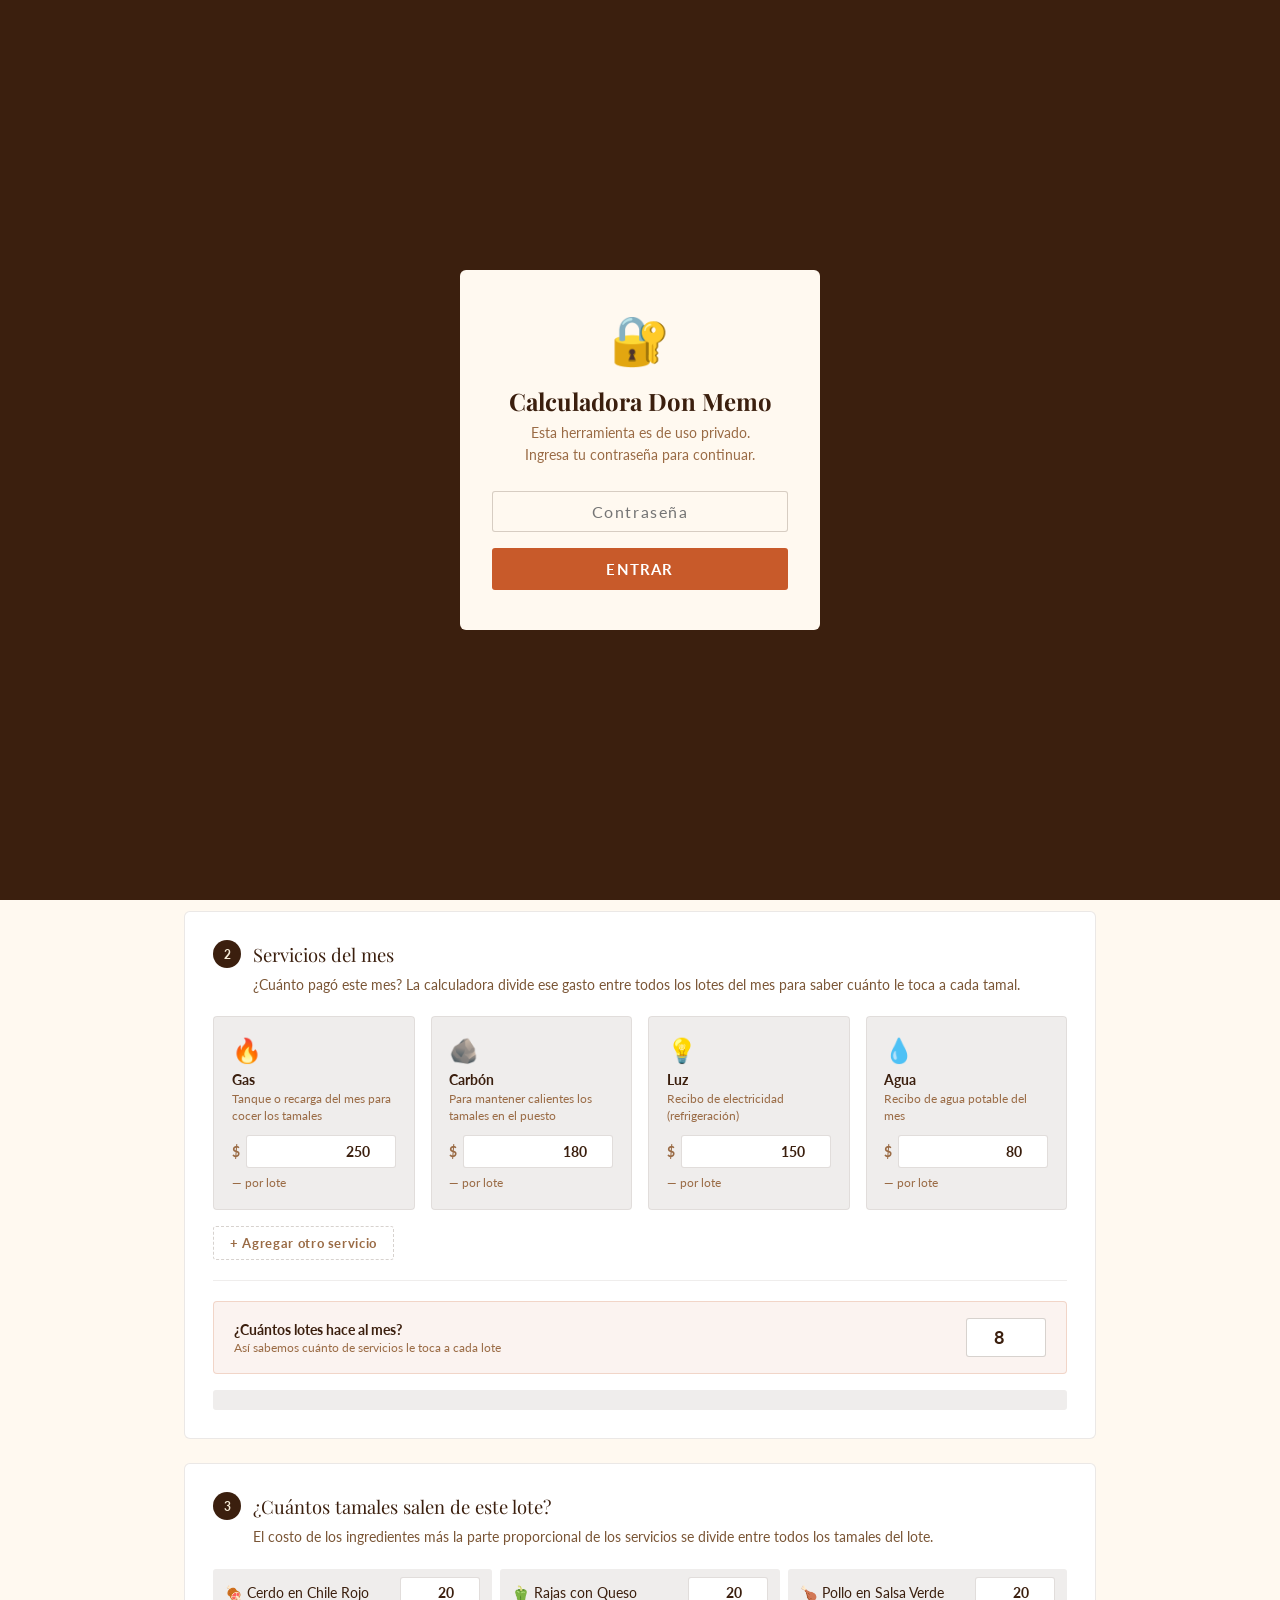
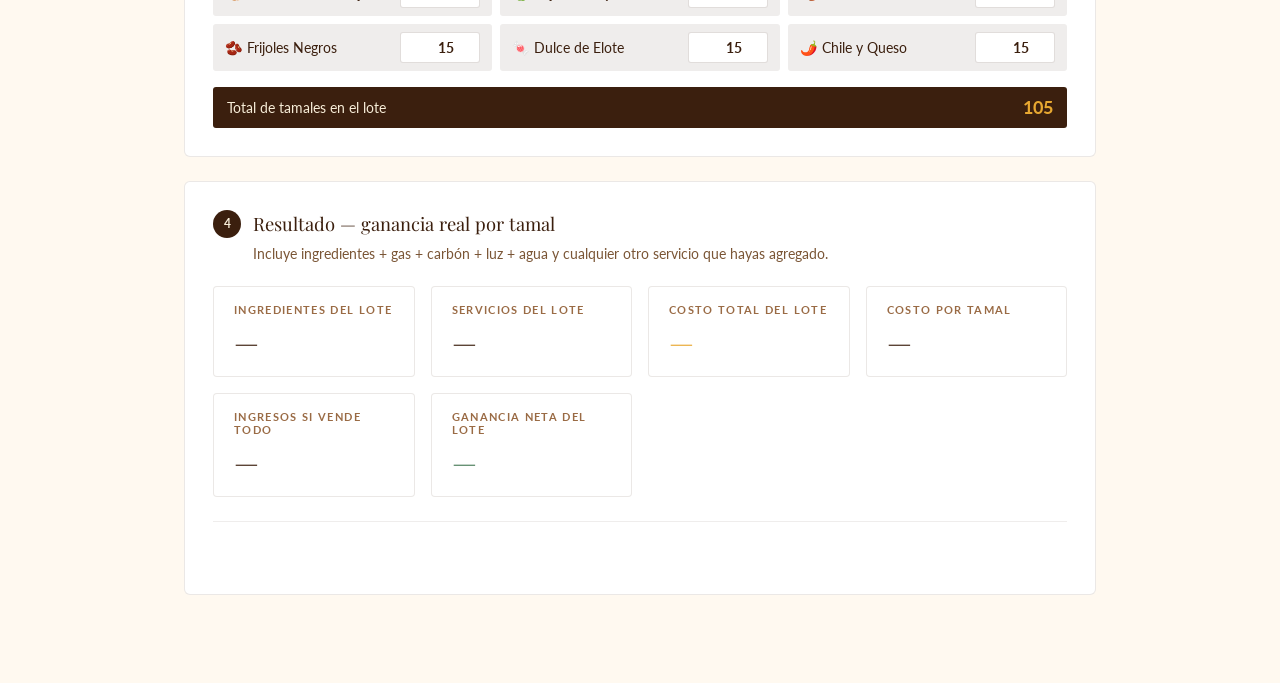
<file: calculadora-costos-don-memo.html>
<!DOCTYPE html>
<html lang="es">
<head>
<meta charset="UTF-8">
<meta name="viewport" content="width=device-width, initial-scale=1.0">
<title>Calculadora de Costos – Don Memo</title>
<link href="https://fonts.googleapis.com/css2?family=Playfair+Display:ital,wght@0,700;1,400&family=Lato:wght@300;400;700&display=swap" rel="stylesheet">
<style>
  /* PANTALLA CONTRASEÑA */
  .login-overlay {
    position: fixed; inset: 0; background: var(--cafe);
    display: flex; align-items: center; justify-content: center;
    z-index: 999; padding: 1.5rem;
  }
  .login-box {
    background: var(--blanco); border-radius: 6px;
    padding: 2.5rem 2rem; max-width: 360px; width: 100%; text-align: center;
  }
  .login-icon { font-size: 3rem; display: block; margin-bottom: 1rem; }
  .login-titulo { font-family: 'Playfair Display', serif; font-size: 1.5rem; color: var(--cafe); margin-bottom: 0.4rem; }
  .login-sub { font-size: 0.85rem; color: #9A6B45; margin-bottom: 1.5rem; line-height: 1.6; }
  .login-input {
    width: 100%; padding: 10px 14px; border: 1.5px solid rgba(59,31,14,0.2);
    border-radius: 3px; font-family: 'Lato', sans-serif; font-size: 1rem;
    background: var(--blanco); color: var(--cafe); outline: none;
    text-align: center; letter-spacing: 0.1em; margin-bottom: 1rem;
    transition: border-color 0.2s;
  }
  .login-input:focus { border-color: var(--terracota); }
  .login-btn {
    width: 100%; padding: 12px; background: var(--terracota); color: #fff;
    border: none; border-radius: 3px; font-family: 'Lato', sans-serif;
    font-size: 0.95rem; font-weight: 700; letter-spacing: 0.08em;
    text-transform: uppercase; cursor: pointer; transition: background 0.2s;
  }
  .login-btn:hover { background: #a84520; }
  .login-error {
    font-size: 0.82rem; color: var(--rojo); margin-top: 0.75rem;
    display: none;
  }

  :root {
    --cafe:      #3B1F0E;
    --terracota: #C85A2A;
    --amarillo:  #E8A831;
    --crema:     #F7EDD8;
    --verde:     #4A7C59;
    --rojo:      #C0392B;
    --blanco:    #FFF9F0;
    --gris:      rgba(59,31,14,0.08);
  }

  * { margin: 0; padding: 0; box-sizing: border-box; }
  html { scroll-behavior: smooth; }
  body { font-family: 'Lato', sans-serif; background: var(--blanco); color: var(--cafe); min-height: 100vh; }

  /* HEADER */
  header {
    background: var(--cafe); padding: 1.75rem 2rem;
    display: flex; align-items: center; justify-content: space-between; flex-wrap: wrap; gap: 1rem;
  }
  header h1 { font-family: 'Playfair Display', serif; font-size: 1.5rem; color: var(--crema); }
  header h1 em { color: var(--amarillo); font-style: italic; }
  header p { font-size: 0.8rem; color: rgba(247,237,216,0.5); margin-top: 3px; }

  /* LAYOUT */
  main { max-width: 960px; margin: 0 auto; padding: 2rem 1.5rem 4rem; }

  /* PASO */
  .paso {
    background: #fff; border: 1px solid rgba(59,31,14,0.1);
    border-radius: 6px; padding: 1.75rem; margin-bottom: 1.5rem;
  }
  .paso-header { display: flex; align-items: center; gap: 12px; margin-bottom: 0.4rem; }
  .paso-num {
    width: 28px; height: 28px; border-radius: 50%;
    background: var(--cafe); color: var(--crema);
    font-size: 0.78rem; font-weight: 700; display: flex; align-items: center; justify-content: center;
    flex-shrink: 0;
  }
  .paso-titulo { font-family: 'Playfair Display', serif; font-size: 1.15rem; color: var(--cafe); }
  .paso-sub { font-size: 0.85rem; color: #7A5535; line-height: 1.6; margin-bottom: 1.25rem; margin-left: 40px; }

  /* TABLA INGREDIENTES */
  .tabla-header {
    display: grid; grid-template-columns: 1fr 110px 90px 80px 32px;
    gap: 8px; padding: 0 0 8px; border-bottom: 1px solid rgba(59,31,14,0.1);
    margin-bottom: 8px;
  }
  .tabla-header span { font-size: 0.7rem; font-weight: 700; letter-spacing: 0.1em; text-transform: uppercase; color: #9A6B45; }
  .tabla-header span:not(:first-child) { text-align: right; }

  .ing-row {
    display: grid; grid-template-columns: 1fr 110px 90px 80px 32px;
    gap: 8px; align-items: center; margin-bottom: 6px;
  }
  .ing-nombre { font-size: 0.9rem; color: var(--cafe); }
  .ing-row input[type="number"],
  .ing-row input[type="text"] {
    width: 100%; padding: 7px 10px; border: 1.5px solid rgba(59,31,14,0.15);
    border-radius: 3px; font-family: 'Lato', sans-serif; font-size: 0.88rem;
    background: var(--blanco); color: var(--cafe); outline: none;
    transition: border-color 0.2s;
  }
  .ing-row input[type="number"] { text-align: right; }
  .ing-row input:focus { border-color: var(--terracota); }
  .ing-row select {
    width: 100%; padding: 7px 6px; border: 1.5px solid rgba(59,31,14,0.15);
    border-radius: 3px; font-family: 'Lato', sans-serif; font-size: 0.82rem;
    background: var(--blanco); color: var(--cafe); outline: none;
    transition: border-color 0.2s; cursor: pointer;
  }
  .ing-row select:focus { border-color: var(--terracota); }
  .btn-del {
    width: 28px; height: 28px; border-radius: 50%; border: 1px solid rgba(59,31,14,0.15);
    background: none; color: #B07050; font-size: 0.9rem; cursor: pointer;
    display: flex; align-items: center; justify-content: center;
    transition: background 0.15s, color 0.15s; flex-shrink: 0;
  }
  .btn-del:hover { background: #FEE9E9; color: var(--rojo); border-color: var(--rojo); }

  .btn-agregar {
    margin-top: 10px; padding: 8px 16px; background: none;
    border: 1.5px dashed rgba(59,31,14,0.2); border-radius: 3px;
    font-family: 'Lato', sans-serif; font-size: 0.82rem; font-weight: 700;
    color: #9A6B45; cursor: pointer; letter-spacing: 0.05em;
    transition: border-color 0.2s, color 0.2s;
  }
  .btn-agregar:hover { border-color: var(--terracota); color: var(--terracota); }

  .divider { border: none; border-top: 1px solid rgba(59,31,14,0.08); margin: 1.25rem 0; }

  /* SERVICIOS */
  .serv-grid { display: grid; grid-template-columns: repeat(auto-fill, minmax(200px, 1fr)); gap: 1rem; margin-bottom: 1rem; }
  .serv-card {
    background: var(--gris); border-radius: 4px; padding: 1.1rem;
    border: 1px solid rgba(59,31,14,0.08);
  }
  .serv-icon { font-size: 1.5rem; display: block; margin-bottom: 6px; }
  .serv-nombre { font-size: 0.88rem; font-weight: 700; color: var(--cafe); margin-bottom: 2px; }
  .serv-desc { font-size: 0.78rem; color: #9A6B45; margin-bottom: 10px; line-height: 1.4; }
  .serv-input-wrap { display: flex; align-items: center; gap: 6px; }
  .serv-input-wrap span { font-size: 0.9rem; color: #9A6B45; font-weight: 700; }
  .serv-input-wrap input {
    flex: 1; min-width: 0; padding: 7px 10px; text-align: right;
    border: 1.5px solid rgba(59,31,14,0.15); border-radius: 3px;
    font-family: 'Lato', sans-serif; font-size: 0.9rem; font-weight: 700;
    background: #fff; color: var(--cafe); outline: none; transition: border-color 0.2s;
  }
  .serv-input-wrap input:focus { border-color: var(--terracota); }
  .serv-por-lote { font-size: 0.75rem; color: #9A6B45; margin-top: 6px; line-height: 1.5; }
  .serv-por-lote strong { color: var(--cafe); }

  /* CAMPO LOTES MES */
  .lotes-mes-wrap {
    background: rgba(200,90,42,0.07); border: 1px solid rgba(200,90,42,0.2);
    border-radius: 4px; padding: 1rem 1.25rem;
    display: flex; align-items: center; justify-content: space-between; gap: 1rem; flex-wrap: wrap;
  }
  .lotes-mes-wrap div p:first-child { font-size: 0.9rem; font-weight: 700; color: var(--cafe); }
  .lotes-mes-wrap div p:last-child { font-size: 0.78rem; color: #9A6B45; margin-top: 2px; }
  .lotes-mes-input {
    width: 80px; padding: 8px 10px; text-align: center; font-size: 1.1rem; font-weight: 700;
    border: 1.5px solid rgba(59,31,14,0.2); border-radius: 3px;
    font-family: 'Lato', sans-serif; background: #fff; color: var(--cafe); outline: none;
    transition: border-color 0.2s;
  }
  .lotes-mes-input:focus { border-color: var(--terracota); }

  .desglose-serv {
    margin-top: 1rem; font-size: 0.78rem; color: #9A6B45;
    background: var(--gris); border-radius: 3px; padding: 10px 14px; line-height: 2;
  }

  /* PASO 3: LOTE */
  .lote-grid { display: grid; grid-template-columns: repeat(auto-fill, minmax(260px, 1fr)); gap: 8px; }
  .lote-row {
    display: flex; align-items: center; justify-content: space-between; gap: 12px;
    padding: 8px 12px; background: var(--gris); border-radius: 3px;
  }
  .lote-label { font-size: 0.88rem; color: var(--cafe); }
  .lote-row input {
    width: 80px; padding: 6px 10px; text-align: right;
    border: 1.5px solid rgba(59,31,14,0.15); border-radius: 3px;
    font-family: 'Lato', sans-serif; font-size: 0.9rem; font-weight: 700;
    background: #fff; color: var(--cafe); outline: none; transition: border-color 0.2s;
  }
  .lote-row input:focus { border-color: var(--terracota); }
  .total-lote-bar {
    margin-top: 1rem; display: flex; align-items: center; justify-content: space-between;
    padding: 10px 14px; background: var(--cafe); border-radius: 3px;
    font-size: 0.88rem; color: var(--crema);
  }
  .total-lote-bar strong { font-size: 1.1rem; color: var(--amarillo); }

  /* RESULTADOS */
  .res-grid { display: grid; grid-template-columns: repeat(auto-fill, minmax(150px, 1fr)); gap: 1rem; margin-bottom: 1.5rem; }
  .res-card {
    background: var(--gris); border-radius: 4px; padding: 1rem;
    border: 1px solid rgba(59,31,14,0.08);
  }
  .res-sabor { font-size: 0.78rem; font-weight: 700; color: var(--cafe); margin-bottom: 4px; text-transform: uppercase; letter-spacing: 0.05em; }
  .res-venta { font-size: 0.72rem; color: #9A6B45; margin-bottom: 10px; }
  .res-fila { display: flex; justify-content: space-between; font-size: 0.8rem; margin-bottom: 3px; }
  .res-fila span:first-child { color: #9A6B45; }
  .res-fila span:last-child { font-weight: 700; color: var(--cafe); }
  .res-ganancia {
    display: flex; justify-content: space-between; align-items: baseline;
    font-size: 1rem; font-weight: 700; margin-top: 10px; padding-top: 10px;
    border-top: 1px solid rgba(59,31,14,0.1);
  }
  .res-ganancia span:first-child { font-size: 0.78rem; color: #9A6B45; font-weight: 400; }
  .pos { color: var(--verde); }
  .neg { color: var(--rojo); }
  .res-margen { font-size: 0.72rem; color: #9A6B45; text-align: right; margin-top: 3px; }

  /* RESUMEN LOTE */
  .resumen-lote {
    display: grid; grid-template-columns: repeat(auto-fill, minmax(180px, 1fr));
    gap: 1rem; margin-bottom: 1.5rem;
  }
  .res-metrica {
    background: #fff; border: 1px solid rgba(59,31,14,0.1); border-radius: 4px;
    padding: 1rem 1.25rem;
  }
  .res-metrica-label { font-size: 0.7rem; font-weight: 700; letter-spacing: 0.12em; text-transform: uppercase; color: #9A6B45; margin-bottom: 6px; }
  .res-metrica-val { font-family: 'Playfair Display', serif; font-size: 1.8rem; color: var(--cafe); }
  .res-metrica-val.acento { color: var(--amarillo); }
  .res-metrica-val.verde  { color: var(--verde); }
  .res-metrica-val.rojo   { color: var(--rojo); }

  /* ALERTAS Y TIP */
  .alerta {
    background: #FEF3E2; border: 1px solid #E8A831; border-radius: 4px;
    padding: 12px 16px; font-size: 0.85rem; color: #7A5A10; display: none; margin-bottom: 1rem;
    line-height: 1.6;
  }
  .tip {
    background: #EAF3EE; border: 1px solid #4A7C59; border-radius: 4px;
    padding: 12px 16px; font-size: 0.85rem; color: #2E5C3A; display: none;
    line-height: 1.6;
  }

  /* BOTÓN AGREGAR SERVICIO */
  .btn-agregar-serv {
    display: inline-flex; align-items: center; gap: 6px;
    padding: 8px 16px; background: none;
    border: 1.5px dashed rgba(59,31,14,0.2); border-radius: 3px;
    font-family: 'Lato', sans-serif; font-size: 0.82rem; font-weight: 700;
    color: #9A6B45; cursor: pointer; letter-spacing: 0.05em;
    transition: border-color 0.2s, color 0.2s;
  }
  .btn-agregar-serv:hover { border-color: var(--terracota); color: var(--terracota); }

  @media (max-width: 600px) {
    .tabla-header, .ing-row { grid-template-columns: 1fr 90px 70px 65px 28px; gap: 5px; }
    .paso { padding: 1.25rem 1rem; }
  }
</style>
</head>
<body>

<div class="login-overlay" id="login-overlay">
  <div class="login-box">
    <span class="login-icon">🔐</span>
    <h2 class="login-titulo">Calculadora Don Memo</h2>
    <p class="login-sub">Esta herramienta es de uso privado.<br>Ingresa tu contraseña para continuar.</p>
    <input type="password" class="login-input" id="login-input"
      placeholder="Contraseña"
      onkeydown="if(event.key==='Enter') verificarLogin()">
    <button class="login-btn" onclick="verificarLogin()">Entrar</button>
    <p class="login-error" id="login-error">Contraseña incorrecta. Intenta de nuevo.</p>
  </div>
</div>


<header>
  <div>
    <h1>🫔 Calculadora de Costos <em>Don Memo</em></h1>
    <p>¿Cuánto me cuesta cada tamal y cuánto gano realmente?</p>
  </div>
</header>

<main>

  <!-- PASO 1: INGREDIENTES -->
  <div class="paso">
    <div class="paso-header">
      <div class="paso-num">1</div>
      <div class="paso-titulo">Ingredientes de la compra</div>
    </div>
    <p class="paso-sub">Ingresa cuánto pagaste por cada ingrediente y cuánto compraste. Solo llena el costo total de lo que compraste, no el precio por kilo.</p>

    <div class="tabla-header">
      <span>Ingrediente</span>
      <span>Costo ($)</span>
      <span>Cantidad</span>
      <span>Unidad</span>
      <span></span>
    </div>

    <div id="ing-list">
      <div class="ing-row" data-fijo>
        <span class="ing-nombre">Maíz</span>
        <input type="number" min="0" step="1" value="80" oninput="recalcular()">
        <input type="number" min="0.1" step="0.5" value="5" oninput="recalcular()">
        <select onchange="recalcular()"><option>kg</option><option>manojo</option><option>pza</option><option>litro</option></select>
        <span></span>
      </div>
      <div class="ing-row" data-fijo>
        <span class="ing-nombre">Carne de cerdo</span>
        <input type="number" min="0" step="1" value="120" oninput="recalcular()">
        <input type="number" min="0.1" step="0.5" value="1" oninput="recalcular()">
        <select onchange="recalcular()"><option>kg</option><option>manojo</option><option>pza</option><option>litro</option></select>
        <span></span>
      </div>
      <div class="ing-row" data-fijo>
        <span class="ing-nombre">Pollo</span>
        <input type="number" min="0" step="1" value="90" oninput="recalcular()">
        <input type="number" min="0.1" step="0.5" value="1" oninput="recalcular()">
        <select onchange="recalcular()"><option>kg</option><option>manojo</option><option>pza</option><option>litro</option></select>
        <span></span>
      </div>
      <div class="ing-row" data-fijo>
        <span class="ing-nombre">Queso oaxaqueño</span>
        <input type="number" min="0" step="1" value="80" oninput="recalcular()">
        <input type="number" min="0.1" step="0.5" value="0.5" oninput="recalcular()">
        <select onchange="recalcular()"><option>kg</option><option>manojo</option><option>pza</option><option>litro</option></select>
        <span></span>
      </div>
      <div class="ing-row" data-fijo>
        <span class="ing-nombre">Tomate / tomatillo</span>
        <input type="number" min="0" step="1" value="25" oninput="recalcular()">
        <input type="number" min="0.1" step="0.5" value="1" oninput="recalcular()">
        <select onchange="recalcular()"><option>kg</option><option>manojo</option><option>pza</option><option>litro</option></select>
        <span></span>
      </div>
      <div class="ing-row" data-fijo>
        <span class="ing-nombre">Chile</span>
        <input type="number" min="0" step="1" value="30" oninput="recalcular()">
        <input type="number" min="0.1" step="0.5" value="0.25" oninput="recalcular()">
        <select onchange="recalcular()"><option>kg</option><option>manojo</option><option>pza</option><option>litro</option></select>
        <span></span>
      </div>
      <div class="ing-row" data-fijo>
        <span class="ing-nombre">Frijol negro</span>
        <input type="number" min="0" step="1" value="35" oninput="recalcular()">
        <input type="number" min="0.1" step="0.5" value="1" oninput="recalcular()">
        <select onchange="recalcular()"><option>kg</option><option>manojo</option><option>pza</option><option>litro</option></select>
        <span></span>
      </div>
      <div class="ing-row" data-fijo>
        <span class="ing-nombre">Elote fresco</span>
        <input type="number" min="0" step="1" value="40" oninput="recalcular()">
        <input type="number" min="0.1" step="1" value="6" oninput="recalcular()">
        <select onchange="recalcular()"><option>pza</option><option>kg</option><option>manojo</option><option>litro</option></select>
        <span></span>
      </div>
      <div class="ing-row" data-fijo>
        <span class="ing-nombre">Hojas de maíz</span>
        <input type="number" min="0" step="1" value="20" oninput="recalcular()">
        <input type="number" min="0.1" step="1" value="1" oninput="recalcular()">
        <select onchange="recalcular()"><option>manojo</option><option>kg</option><option>pza</option></select>
        <span></span>
      </div>
      <div class="ing-row" data-fijo>
        <span class="ing-nombre">Hojas de plátano</span>
        <input type="number" min="0" step="1" value="25" oninput="recalcular()">
        <input type="number" min="0.1" step="1" value="1" oninput="recalcular()">
        <select onchange="recalcular()"><option>manojo</option><option>kg</option><option>pza</option></select>
        <span></span>
      </div>
      <div class="ing-row" data-fijo>
        <span class="ing-nombre">Azúcar / canela</span>
        <input type="number" min="0" step="1" value="15" oninput="recalcular()">
        <input type="number" min="0.1" step="0.5" value="1" oninput="recalcular()">
        <select onchange="recalcular()"><option>kg</option><option>pza</option><option>manojo</option></select>
        <span></span>
      </div>
      <div class="ing-row" data-fijo>
        <span class="ing-nombre">Sal / especias</span>
        <input type="number" min="0" step="1" value="10" oninput="recalcular()">
        <input type="number" min="0.1" step="0.5" value="1" oninput="recalcular()">
        <select onchange="recalcular()"><option>kg</option><option>pza</option><option>manojo</option></select>
        <span></span>
      </div>
    </div>

    <button class="btn-agregar" onclick="agregarIngrediente()">+ Agregar ingrediente</button>

    <hr class="divider">
    <div style="display:flex;justify-content:space-between;align-items:center;font-size:0.88rem;">
      <span style="color:#9A6B45;">Total ingredientes</span>
      <strong id="total-ing" style="font-size:1rem;color:var(--cafe);">$570</strong>
    </div>
  </div>

  <!-- PASO 2: SERVICIOS -->
  <div class="paso">
    <div class="paso-header">
      <div class="paso-num">2</div>
      <div class="paso-titulo">Servicios del mes</div>
    </div>
    <p class="paso-sub">¿Cuánto pagó este mes? La calculadora divide ese gasto entre todos los lotes del mes para saber cuánto le toca a cada tamal.</p>

    <div class="serv-grid" id="serv-grid">
      <div class="serv-card" data-serv-id="gas">
        <span class="serv-icon">🔥</span>
        <div class="serv-nombre">Gas</div>
        <div class="serv-desc">Tanque o recarga del mes para cocer los tamales</div>
        <div class="serv-input-wrap"><span>$</span><input type="number" id="serv-gas" min="0" step="10" value="250" oninput="recalcular()"></div>
        <div class="serv-por-lote" id="sl-gas">— por lote</div>
      </div>
      <div class="serv-card" data-serv-id="carbon">
        <span class="serv-icon">🪨</span>
        <div class="serv-nombre">Carbón</div>
        <div class="serv-desc">Para mantener calientes los tamales en el puesto</div>
        <div class="serv-input-wrap"><span>$</span><input type="number" id="serv-carbon" min="0" step="10" value="180" oninput="recalcular()"></div>
        <div class="serv-por-lote" id="sl-carbon">— por lote</div>
      </div>
      <div class="serv-card" data-serv-id="luz">
        <span class="serv-icon">💡</span>
        <div class="serv-nombre">Luz</div>
        <div class="serv-desc">Recibo de electricidad (refrigeración)</div>
        <div class="serv-input-wrap"><span>$</span><input type="number" id="serv-luz" min="0" step="10" value="150" oninput="recalcular()"></div>
        <div class="serv-por-lote" id="sl-luz">— por lote</div>
      </div>
      <div class="serv-card" data-serv-id="agua">
        <span class="serv-icon">💧</span>
        <div class="serv-nombre">Agua</div>
        <div class="serv-desc">Recibo de agua potable del mes</div>
        <div class="serv-input-wrap"><span>$</span><input type="number" id="serv-agua" min="0" step="10" value="80" oninput="recalcular()"></div>
        <div class="serv-por-lote" id="sl-agua">— por lote</div>
      </div>
    </div>

    <button class="btn-agregar-serv" onclick="agregarServicio()">+ Agregar otro servicio</button>

    <hr class="divider">

    <div class="lotes-mes-wrap">
      <div>
        <p>¿Cuántos lotes hace al mes?</p>
        <p>Así sabemos cuánto de servicios le toca a cada lote</p>
      </div>
      <input type="number" class="lotes-mes-input" id="lotes-mes" min="1" step="1" value="8" oninput="recalcular()">
    </div>

    <div class="desglose-serv" id="desglose-serv"></div>
  </div>

  <!-- PASO 3: LOTE -->
  <div class="paso">
    <div class="paso-header">
      <div class="paso-num">3</div>
      <div class="paso-titulo">¿Cuántos tamales salen de este lote?</div>
    </div>
    <p class="paso-sub">El costo de los ingredientes más la parte proporcional de los servicios se divide entre todos los tamales del lote.</p>

    <div class="lote-grid" id="lote-grid">
      <div class="lote-row"><span class="lote-label">🍖 Cerdo en Chile Rojo</span><input type="number" min="0" step="1" value="20" id="lote-cerdo" oninput="recalcular()"></div>
      <div class="lote-row"><span class="lote-label">🫑 Rajas con Queso</span><input type="number" min="0" step="1" value="20" id="lote-rajas" oninput="recalcular()"></div>
      <div class="lote-row"><span class="lote-label">🍗 Pollo en Salsa Verde</span><input type="number" min="0" step="1" value="20" id="lote-pollo" oninput="recalcular()"></div>
      <div class="lote-row"><span class="lote-label">🫘 Frijoles Negros</span><input type="number" min="0" step="1" value="15" id="lote-frijol" oninput="recalcular()"></div>
      <div class="lote-row"><span class="lote-label">🍬 Dulce de Elote</span><input type="number" min="0" step="1" value="15" id="lote-elote" oninput="recalcular()"></div>
      <div class="lote-row"><span class="lote-label">🌶️ Chile y Queso</span><input type="number" min="0" step="1" value="15" id="lote-chile" oninput="recalcular()"></div>
    </div>

    <div class="total-lote-bar">
      <span>Total de tamales en el lote</span>
      <strong id="total-lote">105</strong>
    </div>
  </div>

  <!-- RESULTADO -->
  <div class="paso">
    <div class="paso-header">
      <div class="paso-num">4</div>
      <div class="paso-titulo">Resultado — ganancia real por tamal</div>
    </div>
    <p class="paso-sub">Incluye ingredientes + gas + carbón + luz + agua y cualquier otro servicio que hayas agregado.</p>

    <div class="resumen-lote" id="resumen-lote">
      <div class="res-metrica">
        <div class="res-metrica-label">Ingredientes del lote</div>
        <div class="res-metrica-val" id="rm-ing">—</div>
      </div>
      <div class="res-metrica">
        <div class="res-metrica-label">Servicios del lote</div>
        <div class="res-metrica-val" id="rm-serv">—</div>
      </div>
      <div class="res-metrica">
        <div class="res-metrica-label">Costo total del lote</div>
        <div class="res-metrica-val acento" id="rm-costo">—</div>
      </div>
      <div class="res-metrica">
        <div class="res-metrica-label">Costo por tamal</div>
        <div class="res-metrica-val" id="rm-xtalmal">—</div>
      </div>
      <div class="res-metrica">
        <div class="res-metrica-label">Ingresos si vende todo</div>
        <div class="res-metrica-val" id="rm-ingresos">—</div>
      </div>
      <div class="res-metrica">
        <div class="res-metrica-label">Ganancia neta del lote</div>
        <div class="res-metrica-val verde" id="rm-ganancia">—</div>
      </div>
    </div>

    <div class="alerta" id="alerta">⚠️ Uno o más sabores tienen ganancia negativa. Considera subir el precio de venta o revisar los costos.</div>
    <div class="tip" id="tip"></div>

    <hr class="divider">
    <div class="res-grid" id="res-grid"></div>
  </div>

</main>

<script>
  const PRECIOS_VENTA = { cerdo:22, rajas:20, pollo:22, frijol:18, elote:20, chile:20 };
  const SABORES = [
    { id:'cerdo',  nombre:'Cerdo en Chile Rojo' },
    { id:'rajas',  nombre:'Rajas con Queso' },
    { id:'pollo',  nombre:'Pollo en Salsa Verde' },
    { id:'frijol', nombre:'Frijoles Negros' },
    { id:'elote',  nombre:'Dulce de Elote' },
    { id:'chile',  nombre:'Chile y Queso' },
  ];

  let extraServCount = 0;
  let extraIngCount  = 0;

  // ── AGREGAR INGREDIENTE ──
  function agregarIngrediente() {
    extraIngCount++;
    const id = 'ing_extra_' + extraIngCount;
    const div = document.createElement('div');
    div.className = 'ing-row';
    div.dataset.extraId = id;
    div.innerHTML = `
      <input type="text" placeholder="Nombre del ingrediente" oninput="recalcular()">
      <input type="number" min="0" step="1" value="0" oninput="recalcular()">
      <input type="number" min="0.1" step="0.5" value="1" oninput="recalcular()">
      <select onchange="recalcular()">
        <option>kg</option><option>manojo</option><option>pza</option>
        <option>litro</option><option>uso</option>
      </select>
      <button class="btn-del" onclick="eliminarFila(this)" title="Eliminar">✕</button>
    `;
    document.getElementById('ing-list').appendChild(div);
    div.querySelector('input[type="text"]').focus();
    recalcular();
  }

  // ── AGREGAR SERVICIO ──
  function agregarServicio() {
    extraServCount++;
    const sid = 'serv_extra_' + extraServCount;
    const slid = 'sl_extra_' + extraServCount;
    const card = document.createElement('div');
    card.className = 'serv-card';
    card.dataset.servId = sid;
    card.style.position = 'relative';
    card.innerHTML = `
      <button class="btn-del" onclick="eliminarServicio(this)" title="Eliminar"
        style="position:absolute;top:8px;right:8px;">✕</button>
      <span class="serv-icon">🧾</span>
      <div style="margin-bottom:6px;">
        <input type="text" placeholder="Nombre del servicio"
          style="width:100%;padding:5px 8px;border:1.5px solid rgba(59,31,14,0.15);border-radius:3px;font-family:Lato,sans-serif;font-size:0.85rem;background:#fff;color:var(--cafe);outline:none;"
          oninput="recalcular()">
      </div>
      <div class="serv-desc">Costo mensual de este servicio</div>
      <div class="serv-input-wrap">
        <span>$</span>
        <input type="number" id="${sid}" min="0" step="10" value="0" oninput="recalcular()">
      </div>
      <div class="serv-por-lote" id="${slid}">— por lote</div>
    `;
    document.getElementById('serv-grid').appendChild(card);
    card.querySelector('input[type="text"]').focus();
    recalcular();
  }

  // ── ELIMINAR FILA ──
  function eliminarFila(btn) {
    btn.closest('.ing-row').remove();
    recalcular();
  }

  function eliminarServicio(btn) {
    btn.closest('.serv-card').remove();
    recalcular();
  }

  // ── OBTENER COSTO INGREDIENTES ──
  function getCostoIng() {
    let total = 0;
    document.querySelectorAll('#ing-list .ing-row').forEach(row => {
      const nums = row.querySelectorAll('input[type="number"]');
      if (nums.length >= 1) total += parseFloat(nums[0].value) || 0;
    });
    return total;
  }

  // ── OBTENER SERVICIOS ──
  function getServicios() {
    const servs = [];
    // Servicios fijos
    ['gas','carbon','luz','agua'].forEach(id => {
      const el = document.getElementById('serv-' + id);
      if (el) servs.push({ id: 'serv-' + id, slid: 'sl-' + id, val: parseFloat(el.value) || 0, nombre: id });
    });
    // Servicios extra
    document.querySelectorAll('#serv-grid [data-serv-id]').forEach(card => {
      const sid  = card.dataset.servId;
      const slid = sid.replace('serv_extra_', 'sl_extra_');
      const inp  = card.querySelector('input[type="number"]');
      if (inp) servs.push({ id: sid, slid: slid, val: parseFloat(inp.value) || 0, nombre: sid });
    });
    return servs;
  }

  // ── TOTAL LOTE ──
  function getTotalLote() {
    return SABORES.reduce((s, x) => s + (parseInt(document.getElementById('lote-' + x.id)?.value) || 0), 0);
  }

  // ── RECALCULAR ──
  function recalcular() {
    const costoIng  = getCostoIng();
    const servicios = getServicios();
    const lotesMes  = Math.max(1, parseInt(document.getElementById('lotes-mes')?.value) || 1);
    const totalLote = getTotalLote();

    document.getElementById('total-ing').textContent  = '$' + costoIng.toFixed(0);
    document.getElementById('total-lote').textContent = totalLote;

    // Costo servicios por lote
    let costoServLote = 0;
    let desgloseHTML  = '';
    servicios.forEach(s => {
      const porLote  = s.val / lotesMes;
      const porTamal = totalLote > 0 ? porLote / totalLote : 0;
      costoServLote += porLote;
      const el = document.getElementById(s.slid);
      if (el) el.innerHTML = `<strong>$${porLote.toFixed(2)}</strong> por lote · $${porTamal.toFixed(2)} por tamal`;
      if (s.val > 0) desgloseHTML += `$${s.val.toFixed(0)}/mes ÷ ${lotesMes} lotes = <strong>$${porLote.toFixed(2)}</strong> este lote &nbsp;·&nbsp; `;
    });
    document.getElementById('desglose-serv').innerHTML = desgloseHTML ? desgloseHTML.slice(0, -18) : '';

    const costoTotal    = costoIng + costoServLote;
    const costoPorTamal = totalLote > 0 ? costoTotal / totalLote : 0;

    document.getElementById('rm-ing').textContent    = '$' + costoIng.toFixed(0);
    document.getElementById('rm-serv').textContent   = '$' + costoServLote.toFixed(0);
    document.getElementById('rm-costo').textContent  = '$' + costoTotal.toFixed(0);
    document.getElementById('rm-xtalmal').textContent = '$' + costoPorTamal.toFixed(2);

    if (totalLote === 0) return;

    const costoIngPT  = costoIng / totalLote;
    const costoServPT = costoServLote / totalLote;

    let hayPerdida   = false;
    let mejorSabor   = null;
    let mejorMargen  = -Infinity;
    let ingresoTotal = 0;

    // Tarjetas por sabor
    document.getElementById('res-grid').innerHTML = SABORES.map(s => {
      const lote     = parseInt(document.getElementById('lote-' + s.id)?.value) || 0;
      const venta    = PRECIOS_VENTA[s.id];
      const costo    = costoPorTamal;
      const ganancia = venta - costo;
      const margen   = venta > 0 ? Math.round((ganancia / venta) * 100) : 0;
      ingresoTotal  += lote * venta;
      if (ganancia < 0) hayPerdida = true;
      if (margen > mejorMargen) { mejorMargen = margen; mejorSabor = s.nombre; }
      const gc = ganancia >= 0 ? 'pos' : 'neg';
      const gs = ganancia >= 0 ? '+' : '';
      return `<div class="res-card">
        <div class="res-sabor">${s.nombre}</div>
        <div class="res-venta">Precio de venta: $${venta}</div>
        <div class="res-fila"><span>Ingredientes</span><span>$${costoIngPT.toFixed(2)}</span></div>
        <div class="res-fila"><span>Servicios</span><span>$${costoServPT.toFixed(2)}</span></div>
        <div class="res-fila"><span>Costo total</span><span>$${costo.toFixed(2)}</span></div>
        <div class="res-ganancia"><span>Ganancia</span><span class="${gc}">${gs}$${ganancia.toFixed(2)}</span></div>
        <div class="res-margen">Margen: ${margen}%</div>
      </div>`;
    }).join('');

    const gananciaNeta = ingresoTotal - costoTotal;
    document.getElementById('rm-ingresos').textContent  = '$' + ingresoTotal.toFixed(0);
    document.getElementById('rm-ganancia').textContent  = (gananciaNeta >= 0 ? '+' : '') + '$' + gananciaNeta.toFixed(0);
    document.getElementById('rm-ganancia').className    = 'res-metrica-val ' + (gananciaNeta >= 0 ? 'verde' : 'rojo');
    document.getElementById('alerta').style.display     = hayPerdida ? 'block' : 'none';

    const tipEl = document.getElementById('tip');
    if (mejorSabor && mejorMargen > 0) {
      tipEl.style.display = 'block';
      tipEl.innerHTML = `✅ El sabor más rentable es <strong>${mejorSabor}</strong> con un margen de <strong>${mejorMargen}%</strong>. Si vende los ${totalLote} tamales del lote, Don Memo se queda con <strong>$${gananciaNeta.toFixed(0)}</strong> de ganancia neta después de cubrir todos los costos.`;
    } else {
      tipEl.style.display = 'none';
    }
  }


  // ── CONTRASEÑA ──
  const PASS = 'tamalesmemo2026';

  function verificarLogin() {
    const val = document.getElementById('login-input').value;
    if (val === PASS) {
      document.getElementById('login-overlay').style.display = 'none';
      recalcular();
    } else {
      const err = document.getElementById('login-error');
      err.style.display = 'block';
      document.getElementById('login-input').value = '';
      document.getElementById('login-input').focus();
      setTimeout(() => err.style.display = 'none', 3000);
    }
  }

  // Bloquear acceso hasta ingresar contraseña
  document.getElementById('login-overlay').style.display = 'flex';

  // No calcular hasta login
  // recalcular() se llama al entrar
</script>
</body>
</html>
</file>
